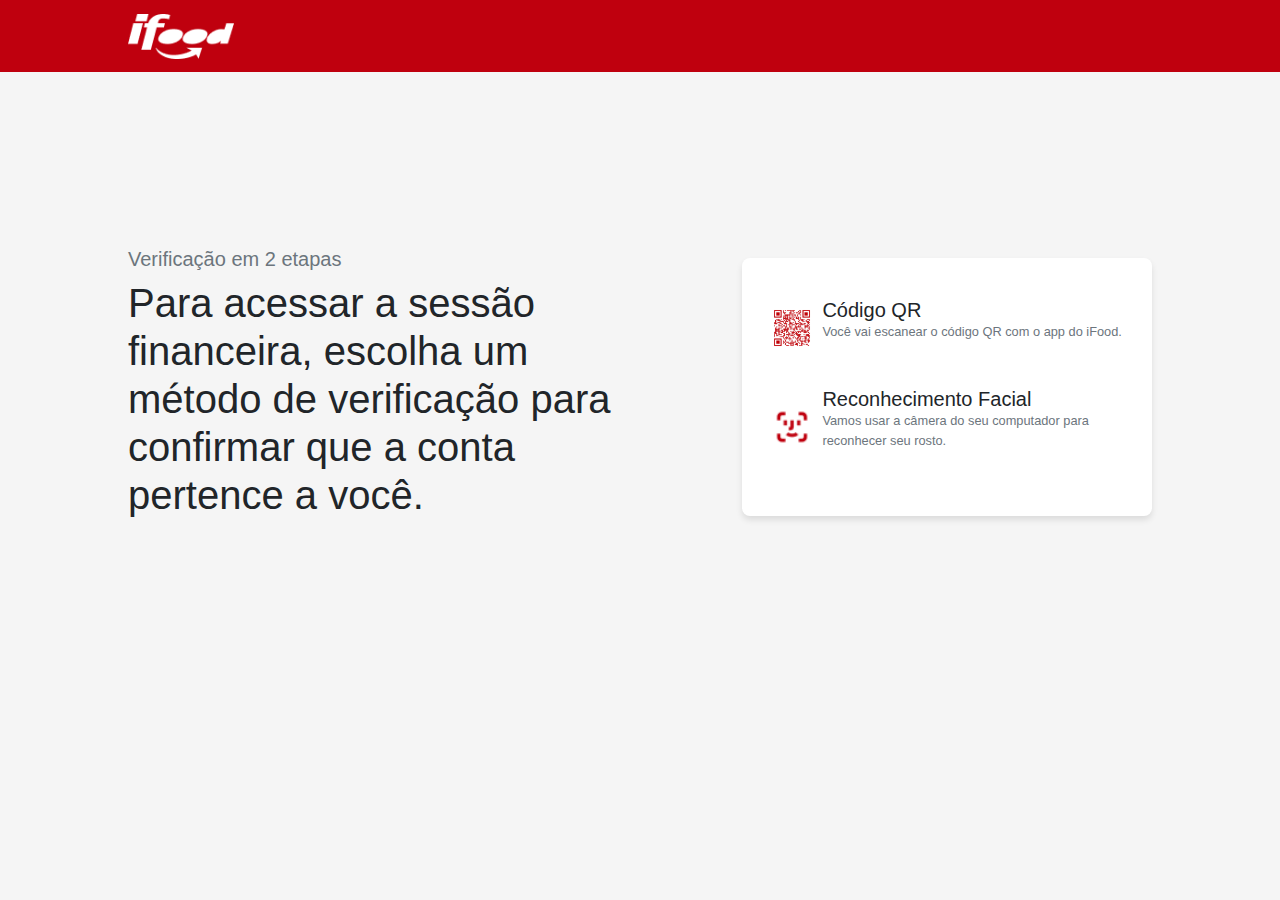
<file: index.html>
<!DOCTYPE html>
<html lang="pt-BR">

<head>
    <meta charset="UTF-8">
    <meta name="viewport" content="width=device-width, initial-scale=1.0">
    <title>Autenticação</title>

    <!-- Bootstrap CSS -->
    <link href="https://stackpath.bootstrapcdn.com/bootstrap/4.5.2/css/bootstrap.min.css" rel="stylesheet">
    
    <!-- CSS Personalizado -->
    <link rel="stylesheet" href="./assets/css/autenticacao.css">
</head>

<body>
    <!-- Cabeçalho com logo do iFood -->
    <header class="auth-header">
        <div class="auth-header-content">
            <a href="https://www.ifood.com.br">
                <img src="./assets/images/logoIfoodBranco.png" alt="iFood" class="auth-logo">
            </a>
        </div>
    </header>

    <!-- Container principal da tela de autenticação -->
    <div class="auth-container">
        <div class="auth-left">
            <!-- Instruções sobre o processo de verificação -->
            <h5 class="text-muted">Verificação em 2 etapas</h5>
            <h1>Para acessar a sessão financeira, escolha um método de verificação para confirmar que a conta pertence a
                você.</h1>
        </div>
        <div class="auth-right">
            <!-- Opções de verificação: QR Code e Reconhecimento Facial -->
            <div id="verification-options" class="verification-card">
                <div class="qr-code-option card-option" id="qr-option">
                    <img src="./assets/images/qrCode.png" alt="Código QR" class="qr-code-img">
                    <div>
                        <h5 class="mb-0">Código QR</h5>
                        <p class="text-muted small">Você vai escanear o código QR com o app do iFood.</p>
                    </div>
                </div>
                <div class="face-recognition-option card-option" id="face-recognition-option">
                    <img src="./assets/images/reconhecimentoFacial.png" alt="Reconhecimento Facial"
                        class="face-recognition-img">
                    <div>
                        <h5 class="mb-0">Reconhecimento Facial</h5>
                        <p class="text-muted small">Vamos usar a câmera do seu computador para reconhecer seu rosto.</p>
                    </div>
                </div>
            </div>

            <!-- Simulação de reconhecimento facial -->
            <div id="face-recognition-section" class="auth-simulation-section">
                <h5>Posicione seu rosto em frente à câmera</h5>
                <div class="loading-animation"></div> <!-- Animação de carregamento -->
                <p class="text-muted small">Verificando...</p>
            </div>

            <!-- Simulação do QR Code -->
            <div id="qr-code-section" class="auth-simulation-section">
                <h5>Escaneie este código QR para continuar</h5>
                <img src="./assets/images/qrCode.png" alt="Código QR" class="qr-code-img-large">
                <div id="qr-code-animation" class="loading-animation mt-3"></div>
                <p class="text-muted mt-3">Lendo QR Code...</p>
            </div>
        </div>
    </div>

    <!-- Modal de sucesso da autenticação -->
    <div class="modal fade" id="customModal" tabindex="-1" aria-labelledby="modalLabel" aria-hidden="true">
        <div class="modal-dialog">
            <div class="modal-content">
                <div class="modal-header">
                    <h5 class="modal-title" id="modalLabel">Verificação Concluída</h5>
                </div>
                <div class="modal-body">
                    Autenticação concluída com sucesso.
                </div>
            </div>
        </div>
    </div>

    <!-- Scripts JavaScript do Bootstrap e dependências -->
    <script src="https://code.jquery.com/jquery-3.5.1.slim.min.js"></script>
    <script src="https://cdn.jsdelivr.net/npm/@popperjs/core@2.9.2/dist/umd/popper.min.js"></script>
    <script src="https://stackpath.bootstrapcdn.com/bootstrap/4.5.2/js/bootstrap.min.js"></script>

    <!-- Scripts JavaScript Personalizados -->
    <script src="./assets/js/autenticacao.js"></script>

</body>

</html>
</file>
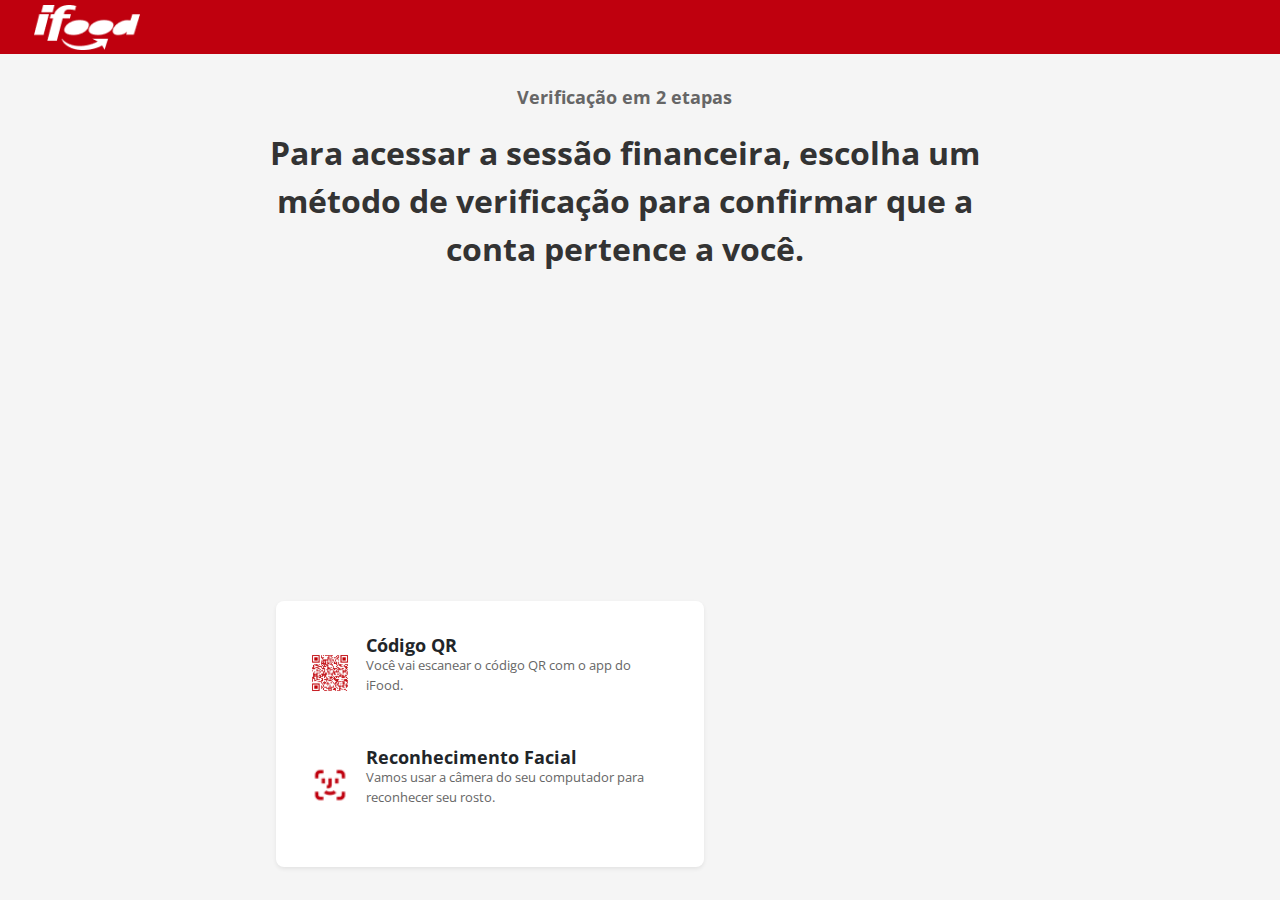
<file: assets/index.html>
<!DOCTYPE html>
<html lang="pt-BR">
<head>
    <meta charset="UTF-8">
    <meta name="viewport" content="width=device-width, initial-scale=1.0">
    <title>Autenticação - Área Financeira</title>

    <!-- Bootstrap CSS -->
    <link href="https://stackpath.bootstrapcdn.com/bootstrap/4.5.2/css/bootstrap.min.css" rel="stylesheet">
    
    <!-- Google Fonts -->
    <link rel="preconnect" href="https://fonts.googleapis.com">
    <link rel="preconnect" href="https://fonts.gstatic.com" crossorigin>
    <link href="https://fonts.googleapis.com/css2?family=Open+Sans:ital,wght@0,300..800;1,300..800&display=swap" rel="stylesheet">

    <!-- CSS Personalizado -->
    <link rel="stylesheet" href="/assets/css/style.css">
</head>
<body>
    <div class="d-flex flex-column vh-100">
        <!-- Header superior vermelha -->
        <header style="background-color: #BF000E; height: 6%;">
            <div class="d-flex align-items-center h-100" style="padding-left: 2%;">
                <a href="https://www.ifood.com.br">
                    <img src="/assets/images/Logo.png" alt="iFood" class="logo">
                </a>
            </div>
        </header>
        <main class="container-fluid d-flex justify-content-between align-items-center flex-grow-1">
            <div class="intro-text">
                <h5 class="text-muted">Verificação em 2 etapas</h5>
                <h1 style="font-size: 2rem; line-height: 1.5;">Para acessar a sessão financeira, escolha um método de verificação para confirmar que a conta pertence a você.</h1>
            </div>
            <section class="card p-4 shadow-sm verification-card">
                <div class="card-option mb-3 d-flex align-items-center">
                    <img src="/assets/images/QRCode_Fácil.png" alt="Código QR" style="height: 40px;" class="mr-3">
                    <div>
                        <h5 class="mb-0">Código QR</h5>
                        <p class="text-muted small">Você vai escanear o código QR com o app do iFood.</p>
                    </div>
                </div>
                <div class="card-option d-flex align-items-center">
                    <img src="/assets/images/Face ID.png" alt="Reconhecimento Facial" style="height: 40px;" class="mr-3">
                    <div>
                        <h5 class="mb-0">Reconhecimento Facial</h5>
                        <p class="text-muted small">Vamos usar a câmera do seu computador para reconhecer seu rosto.</p>
                    </div>
                </div>
            </section>
        </main>
    </div>

    <!-- Bootstrap JS e dependências -->
    <script src="https://code.jquery.com/jquery-3.5.1.slim.min.js"></script>
    <script src="https://cdn.jsdelivr.net/npm/@popperjs/core@2.9.2/dist/umd/popper.min.js"></script>
    <script src="https://stackpath.bootstrapcdn.com/bootstrap/4.5.2/js/bootstrap.min.js"></script>
</body>
</html>
</file>
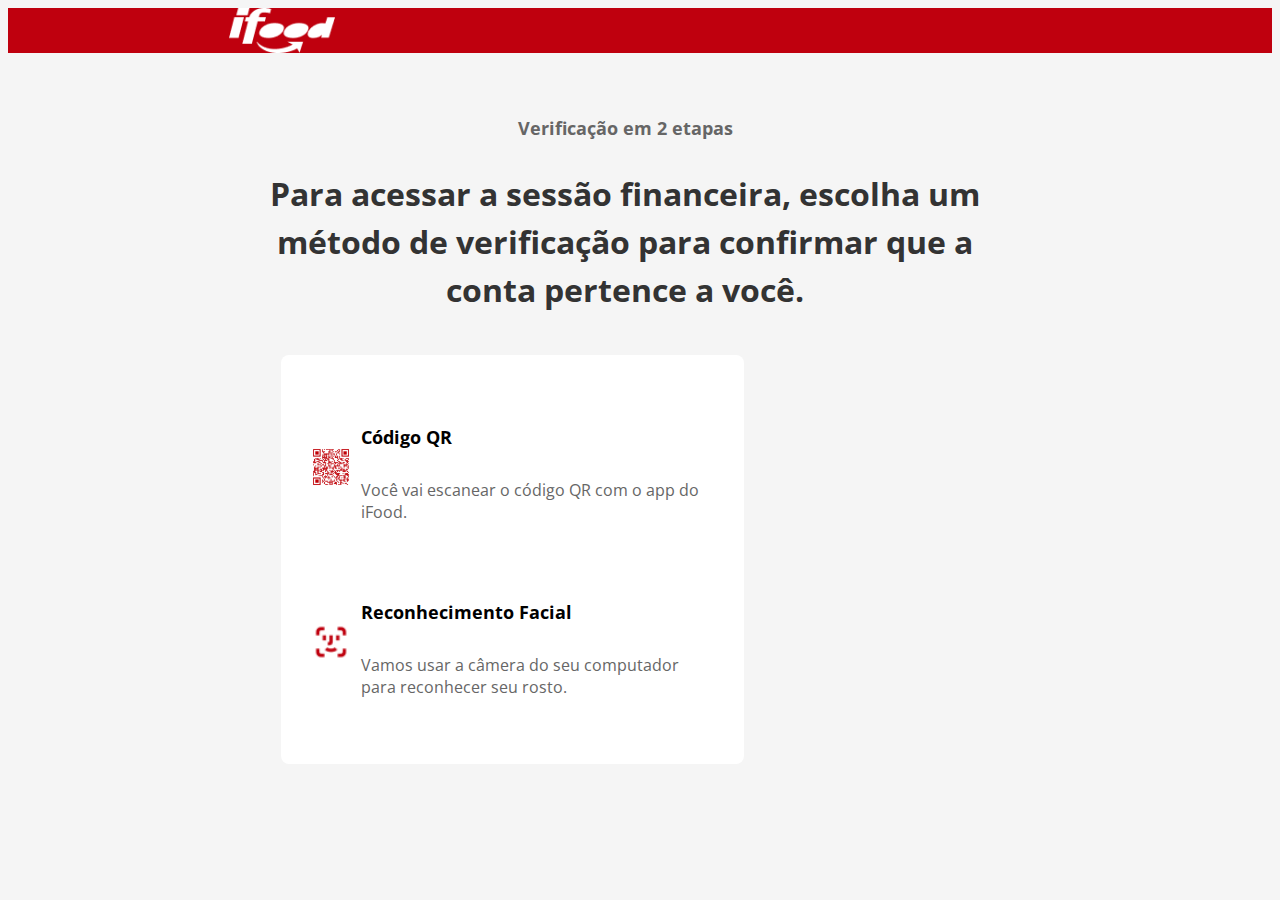
<file: assets/pages/index.html>
<!DOCTYPE html>
<html lang="pt-BR">
<head>
    <meta charset="UTF-8">
    <meta name="viewport" content="width=device-width, initial-scale=1.0">
    <title>Autenticação - Área Financeira</title>

    <!-- Bootstrap CSS -->
    <link href="https://cdn.jsdelivr.net/npm/bootstrap@5.2.3/dist/css/bootstrap.min.css" rel="stylesheet" integrity="sha384-rbsA2VBKQhggwzxH7pPCaAqO46MgnOM80zW1RWuH61DGLwZJEdK2Kadq2F9CUG65" crossorigin="anonymous">
    
    <!-- Google Fonts -->
    <link rel="preconnect" href="https://fonts.googleapis.com">
    <link rel="preconnect" href="https://fonts.gstatic.com" crossorigin>
    <link href="https://fonts.googleapis.com/css2?family=Open+Sans:ital,wght@0,300..800;1,300..800&display=swap" rel="stylesheet">

    <!-- CSS Personalizado -->
    <link rel="stylesheet" href="/assets/css/style.css">
</head>
<body>
    <div class="d-flex flex-column vh-100">

        <!-- Header superior vermelha -->
        <header style="background-color: #BF000E; height: 8%;">
            <div class="d-flex align-items-center h-100" style="padding-left: 10%;">
                <a href="https://www.ifood.com.br">
                    <img src="/assets/images/Logo.png" alt="iFood" class="logo">
                </a>
            </div>
        </header>
        <main class="container-fluid d-flex justify-content-between align-items-center flex-grow-1">
            <div class="intro-text">
                <h5 class="text-muted">Verificação em 2 etapas</h5>
                <h1 style="font-size: 2rem; line-height: 1.5;">Para acessar a sessão financeira, escolha um método de verificação para confirmar que a conta pertence a você.</h1>
            </div>
            <section class="card p-4 shadow-sm verification-card">
                <!-- Seção de opções de verificação -->
                <div id="verification-options">
                    <div class="card-option mb-3 d-flex align-items-center" id="qr-option">
                        <img src="/assets/images/QRCode_Fácil.png" alt="Código QR" style="height: 40px;" class="mr-3">
                        <div>
                            <h5 class="mb-0">Código QR</h5>
                            <p class="text-muted small">Você vai escanear o código QR com o app do iFood.</p>
                        </div>
                    </div>
                    <div class="card-option d-flex align-items-center" id="face-recognition-option">
                        <img src="/assets/images/Face ID.png" alt="Reconhecimento Facial" style="height: 40px;" class="mr-3">
                        <div>
                            <h5 class="mb-0">Reconhecimento Facial</h5>
                            <p class="text-muted small">Vamos usar a câmera do seu computador para reconhecer seu rosto.</p>
                        </div>
                    </div>
                </div>
                <!-- Seção de simulação de reconhecimento facial -->
                <div id="face-recognition-section" style="display: none; text-align: center;">
                    <h5>Posicione seu rosto em frente à câmera</h5>
                    <div id="face-recognition-animation" class="loading-animation"></div>
                    <p class="text-muted small">Verificando...</p>
                </div>
                
                <!-- Nova seção para exibição do código QR -->
                <div id="qr-code-section" style="display: none; text-align: center;">
                    <h5>Escaneie este código QR para continuar:</h5>
                    <img src="/assets/images/QRCode_Fácil.png" alt="Código QR" style="max-width: 200px;">
                    <div id="qr-code-animation" class="loading-animation mt-3"></div>
                    <p class="text-muted mt-3">Lendo QR Code...</p>
                </div>
            </section>
        </main>
    </div>

    <!-- Bootstrap JS e dependências -->
    <script src="https://code.jquery.com/jquery-3.5.1.slim.min.js"></script>
    <script src="https://cdn.jsdelivr.net/npm/@popperjs/core@2.9.2/dist/umd/popper.min.js"></script>
    <script src="https://stackpath.bootstrapcdn.com/bootstrap/4.5.2/js/bootstrap.min.js"></script>
    <!-- Script JS personalizado -->
    <script src="/assets/js/index.js"></script>
</body>
</html>
</file>
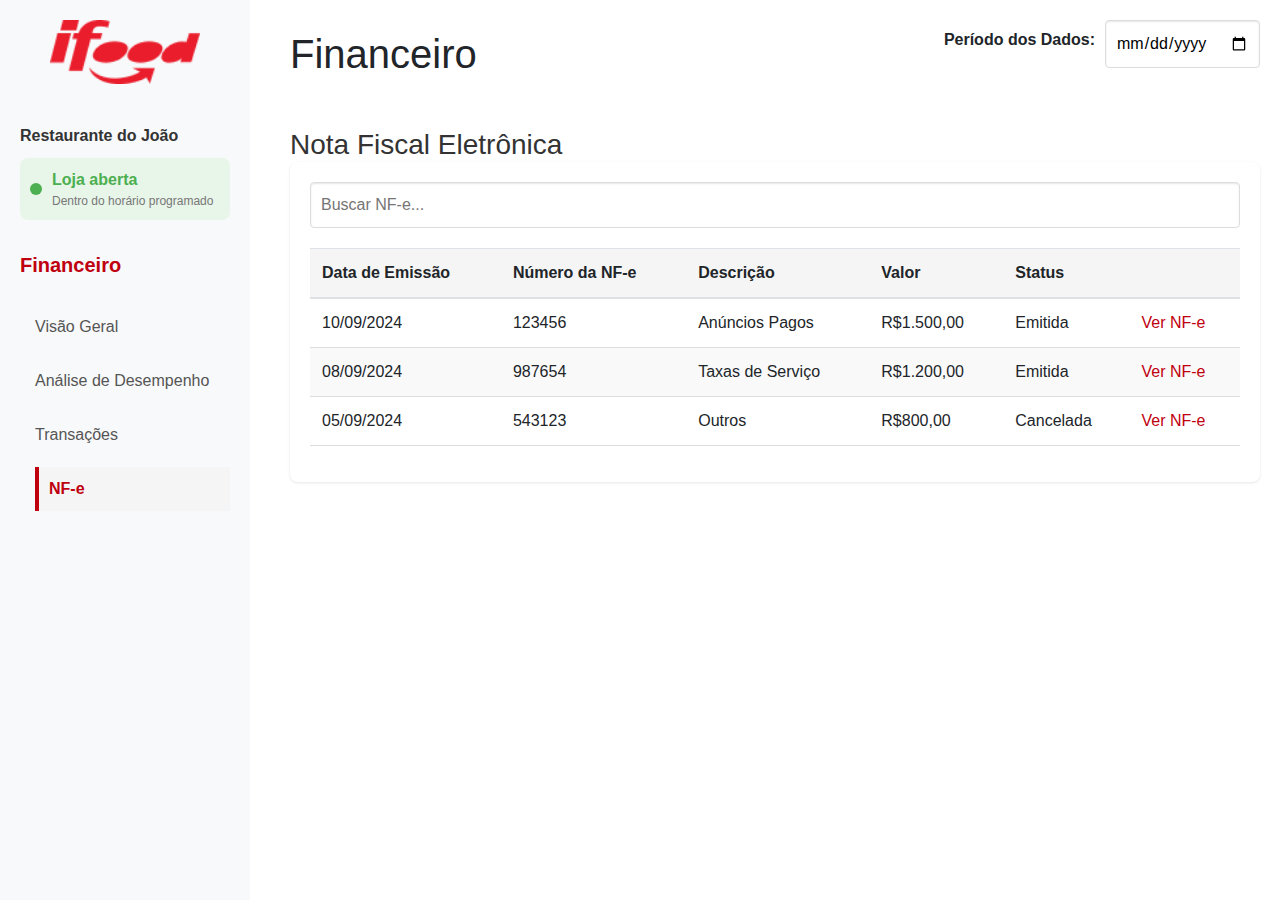
<file: assets/pages/nfe.html>
<!DOCTYPE html>
<html lang="pt-BR">

<head>
    <meta charset="UTF-8">
    <meta name="viewport" content="width=device-width, initial-scale=1.0">
    <title>NF-e</title>

    <!-- CSS Personalizado -->
    <link rel="stylesheet" href="../css/global.css">
    <link rel="stylesheet" href="../css/modalAndCharts.css">
</head>

<body>
    <!-- Menu e Header carregados dinamicamente -->
    <div id="menuHeader"></div>

    <!-- Conteúdo Principal -->
    <div class="main-content">
        <div class="header-container"></div>
        <div class="description">
            <h3>Nota Fiscal Eletrônica</h3>
        </div>

        <!-- Tabela de Notas Fiscais -->
        <div class="table-container">

            <!-- Barra de Pesquisa -->
            <div class="search-container">
                <input type="text" id="searchInput" onkeyup="searchNfeTable()" placeholder="Buscar NF-e...">
            </div>

            <!-- Corpo da tabela -->
            <table class="table nfe-table">
                <thead>
                    <tr>
                        <th>Data de Emissão</th>
                        <th>Número da NF-e</th>
                        <th>Descrição</th>
                        <th>Valor</th>
                        <th>Status</th>
                        <th></th>
                    </tr>
                </thead>
                <tbody>
                    <tr>
                        <td>10/09/2024</td>
                        <td>123456</td>
                        <td>Anúncios Pagos</td>
                        <td>R$1.500,00</td>
                        <td>Emitida</td>
                        <td><a href="#" onclick="abrirModalDetalhesNfe({
                            nfeNumber: '123456',
                            nfeDate: '10/09/2024',
                            nfeDescription: 'Anúncios Pagos',
                            nfeValue: 'R$1.500,00',
                            nfeStatus: 'Emitida'
                        })">Ver NF-e</a></td>
                    </tr>
                    <tr>
                        <td>08/09/2024</td>
                        <td>987654</td>
                        <td>Taxas de Serviço</td>
                        <td>R$1.200,00</td>
                        <td>Emitida</td>
                        <td><a href="#" onclick="abrirModalDetalhesNfe({
                            nfeNumber: '987654',
                            nfeDate: '08/09/2024',
                            nfeDescription: 'Taxas de Serviço',
                            nfeValue: 'R$1.200,00',
                            nfeStatus: 'Emitida'
                        })">Ver NF-e</a></td>
                    </tr>
                    <tr>
                        <td>05/09/2024</td>
                        <td>543123</td>
                        <td>Outros</td>
                        <td>R$800,00</td>
                        <td>Cancelada</td>
                        <td><a href="#" onclick="abrirModalDetalhesNfe({
                            nfeNumber: '543123',
                            nfeDate: '05/09/2024',
                            nfeDescription: 'Outros',
                            nfeValue: 'R$800,00',
                            nfeStatus: 'Cancelada'
                        })">Ver NF-e</a></td>
                    </tr>
                </tbody>
            </table>

            <!-- Modal Ver NF-e -->
            <div id="modalNfe" class="modal fade" tabindex="-1" role="dialog">
                <div class="modal-dialog" role="document">
                    <div class="modal-content">
                        <div class="modal-header">
                            <h5 class="modal-title">Detalhes da Nota Fiscal Eletrônica</h5>
                            <button type="button" class="close" data-dismiss="modal" aria-label="Close">
                                <span aria-hidden="true">&times;</span>
                            </button>
                        </div>
                        <div class="modal-body">
                            <p><strong>Número da NF-e:</strong> <span id="nfeNumber"></span></p>
                            <p><strong>Data de Emissão:</strong> <span id="nfeDate"></span></p>
                            <p><strong>Descrição:</strong> <span id="nfeDescription"></span></p>
                            <p><strong>Valor:</strong> <span id="nfeValue"></span></p>
                            <p><strong>Status:</strong> <span id="nfeStatus"></span></p>
                        </div>
                        <div class="modal-footer">
                            <button type="button" class="btn btn-secondary" data-dismiss="modal">Fechar</button>
                        </div>
                    </div>
                </div>
            </div>
        </div>

        <!-- Scripts JavaScript do Bootstrap e dependências -->
        <script src="https://code.jquery.com/jquery-3.5.1.slim.min.js"></script>
        <script src="https://cdn.jsdelivr.net/npm/@popperjs/core@2.9.2/dist/umd/popper.min.js"></script>
        <script src="https://stackpath.bootstrapcdn.com/bootstrap/4.5.2/js/bootstrap.min.js"></script>

        <!-- Scripts JavaScript Personalizados -->
        <script src="../js/menuHeader.js"></script>
        <script src="../js/nfe.js"></script>

</body>

</html>
</file>
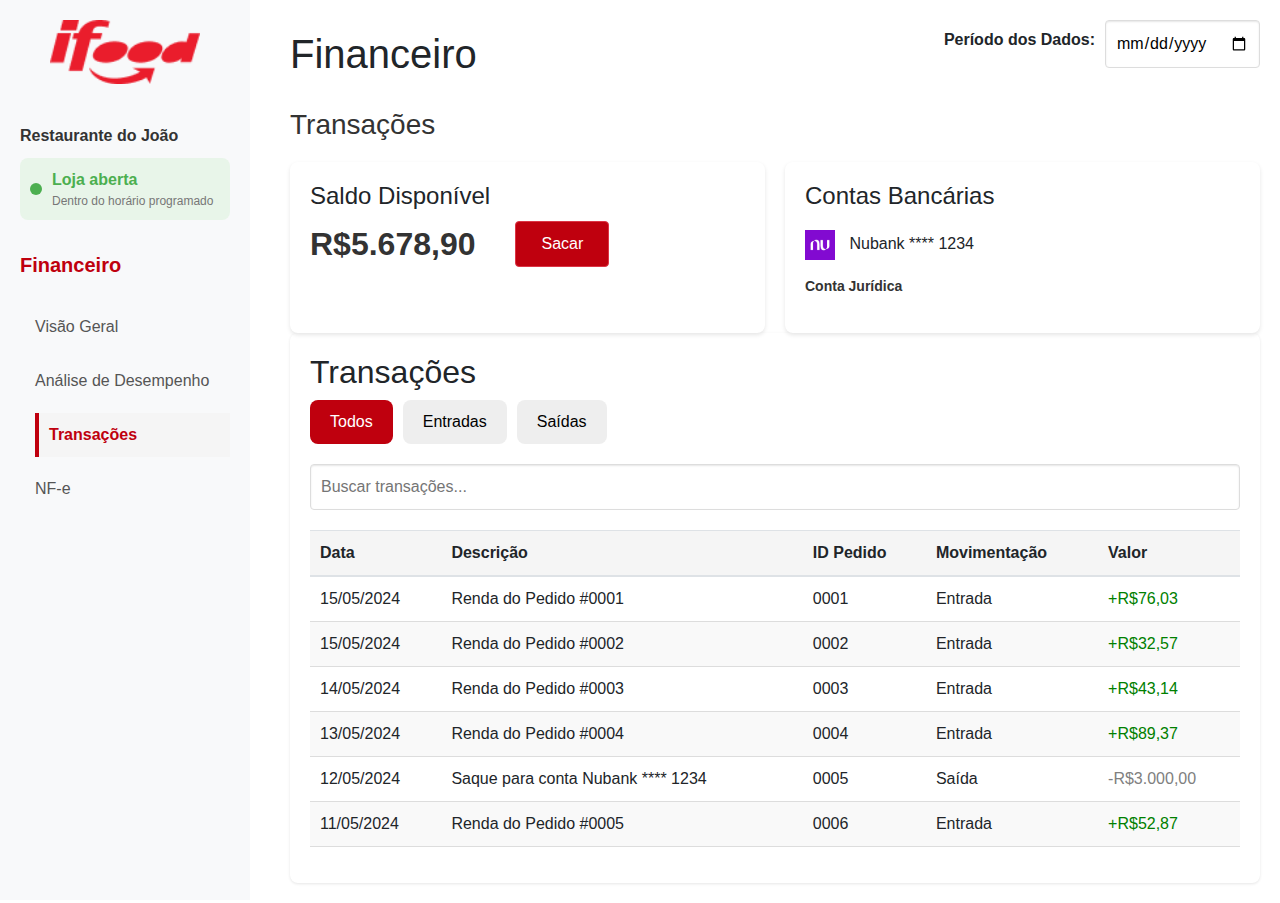
<file: assets/pages/transacoes.html>
<!DOCTYPE html>
<html lang="pt-BR">

<head>
    <meta charset="UTF-8">
    <meta name="viewport" content="width=device-width, initial-scale=1.0">
    <title>Financeiro - Meu Restaurante</title>

    <!-- Bootstrap CSS -->
    <link href="https://stackpath.bootstrapcdn.com/bootstrap/4.5.2/css/bootstrap.min.css" rel="stylesheet">

    <!-- Google Fonts -->
    <link rel="preconnect" href="https://fonts.googleapis.com">
    <link rel="preconnect" href="https://fonts.gstatic.com" crossorigin>
    <link href="https://fonts.googleapis.com/css2?family=Open+Sans:ital,wght@0,300..800;1,300..800&display=swap"
        rel="stylesheet">

    <!-- CSS Personalizado -->
    <link rel="stylesheet" href="/assets/css/transacoes.css">
</head>
<body>

    <!-- Sidebar -->
    <div class="sidebar">
        <a href="/assets/pages/index.html">
            <img src="/assets/images/logoVermelho.png" alt="iFood" class="logo">
        </a>
        <ul class="nav flex-column">
            <!-- Nome do Restaurante -->
            <li class="nav-item">
                <a class="nav-link" href="#">Restaurante do João</a>
            </li>

            <!-- Status da Loja -->
            <li class="nav-item">
                <div class="status-box">
                    <span class="status-circle"></span>
                    <div class="status-text">
                        <span class="status-label">Loja aberta</span>
                        <span class="status-description">Dentro do horário programado</span>
                    </div>
                </div>
            </li>

            <!-- Menu Financeiro -->
            <li class="nav-item">
                <span class="nav-link menu-pai">Financeiro</span>
                <ul class="submenu">
                    <li><a class="nav-link" href="/assets/pages/visaoGeral.html">Visão Geral</a></li>
                    <li><a class="nav-link" href="/assets/pages/analiseDesempenho.html">Análise de Desempenho</a></li>
                    <li><a class="nav-link active" href="/assets/pages/transacoes.html">Transações</a></li>
                    <li><a class="nav-link" href="/assets/pages/nfe.html">NF-e</a></li>
                </ul>
            </li>
        </ul>
    </div>

    <!-- Conteúdo Principal -->
    <div class="main-content">
        <div class="header-container">
            <h1>Financeiro</h1>

            <!-- Seletor de Período -->
            <div class="period-container">
                <label for="periodo">Período dos Dados:</label>
                <input type="date" id="periodo" name="periodo" class="date-picker">
            </div>
        </div>
        <div class="description">
            <h3>Transações</h3>
        </div>

        <!-- Seção de Saldo Disponível e Contas Bancárias -->
        <div class="saldo-container">
            <div class="saldo-disponivel">
                <h4>Saldo Disponível</h4>
                <div class="saldo-valor-container">
                    <span class="saldo-valor">R$5.678,90</span>
                    <button class="btn btn-danger sacar-btn">Sacar</button>
                </div>
            </div>
            <div class="conta-bancaria">
                <h4>Contas Bancárias</h4>
                <p><img src="/assets/images/nubankLogo.png" alt="Nubank" class="bank-logo"> Nubank **** 1234</p>
                <p class="tipo-conta">Conta Jurídica</p>
            </div>
        </div>

        <!-- Modal de saque -->
        <div id="modalSaque" class="modal" tabindex="-1" role="dialog">
            <div class="modal-dialog" role="document">
                <div class="modal-content">
                    <div class="modal-header">
                        <h5 class="modal-title">Saque</h5>
                        <button type="button" class="close" data-dismiss="modal" aria-label="Close">
                            <span aria-hidden="true">&times;</span>
                        </button>
                    </div>
                    <div class="modal-body">
                        <label for="valorSaque">Qual valor deseja sacar?</label>
                        <input type="number" id="valorSaque" class="form-control" placeholder="Insira o valor do saque">
                        <p id="mensagemErro" style="color: red; display: none;">Saldo insuficiente!</p>
                    </div>
                    <div class="modal-footer">
                        <button type="button" class="btn btn-primary" id="confirmarSaque">Sacar</button>
                        <button type="button" class="btn btn-secondary" data-dismiss="modal">Cancelar</button>
                    </div>
                </div>
            </div>
        </div>

        <!-- Tabela de Transações -->
        <div class="table-container">
            <h2>Transações</h2>
            <div class="tabs">
                <button id="filtroTodos" class="tab active">Todos</button>
                <button id="filtroEntrada" class="tab">Entradas</button>
                <button id="filtroSaida" class="tab">Saídas</button>
            </div>

            <!-- Barra de Pesquisa -->
            <div class="search-container">
                <input type="text" id="searchInput" onkeyup="searchTable()" placeholder="Buscar transações...">
            </div>

            <!-- Tabela de Transações -->
            <table class="table">
                <thead>
                    <tr>
                        <th>Data</th>
                        <th>Descrição</th>
                        <th>ID Pedido</th>
                        <th>Movimentação</th>
                        <th>Valor</th>
                    </tr>
                </thead>
                <tbody id="transacoesTableBody">
                    <tr>
                        <td>15/05/2024</td>
                        <td>Renda do Pedido #0001</td>
                        <td>0001</td>
                        <td>Entrada</td>
                        <td>+R$76,03</td>
                    </tr>
                    <tr>
                        <td>15/05/2024</td>
                        <td>Renda do Pedido #0002</td>
                        <td>0002</td>
                        <td>Entrada</td>
                        <td>+R$32,57</td>
                    </tr>
                    <tr>
                        <td>14/05/2024</td>
                        <td>Renda do Pedido #0003</td>
                        <td>0003</td>
                        <td>Entrada</td>
                        <td>+R$43,14</td>
                    </tr>
                    <tr>
                        <td>13/05/2024</td>
                        <td>Renda do Pedido #0004</td>
                        <td>0004</td>
                        <td>Entrada</td>
                        <td>+R$89,37</td>
                    </tr>
                    <tr>
                        <td>12/05/2024</td>
                        <td>Saque para conta Nubank **** 1234</td>
                        <td>0005</td>
                        <td>Saída</td>
                        <td>-R$3.000,00</td>
                    </tr>
                    <tr>
                        <td>11/05/2024</td>
                        <td>Renda do Pedido #0005</td>
                        <td>0006</td>
                        <td>Entrada</td>
                        <td>+R$52,87</td>
                    </tr>
                </tbody>
            </table>
        </div>


        <!-- Bootstrap -->
        <script src="https://code.jquery.com/jquery-3.5.1.slim.min.js"></script>
        <script src="https://cdn.jsdelivr.net/npm/@popperjs/core@2.9.2/dist/umd/popper.min.js"></script>
        <script src="https://stackpath.bootstrapcdn.com/bootstrap/4.5.2/js/bootstrap.min.js"></script>

        <!-- JavaScript -->
        <script src="/assets/js/transacoes.js"></script>

</body>

</html>
</file>
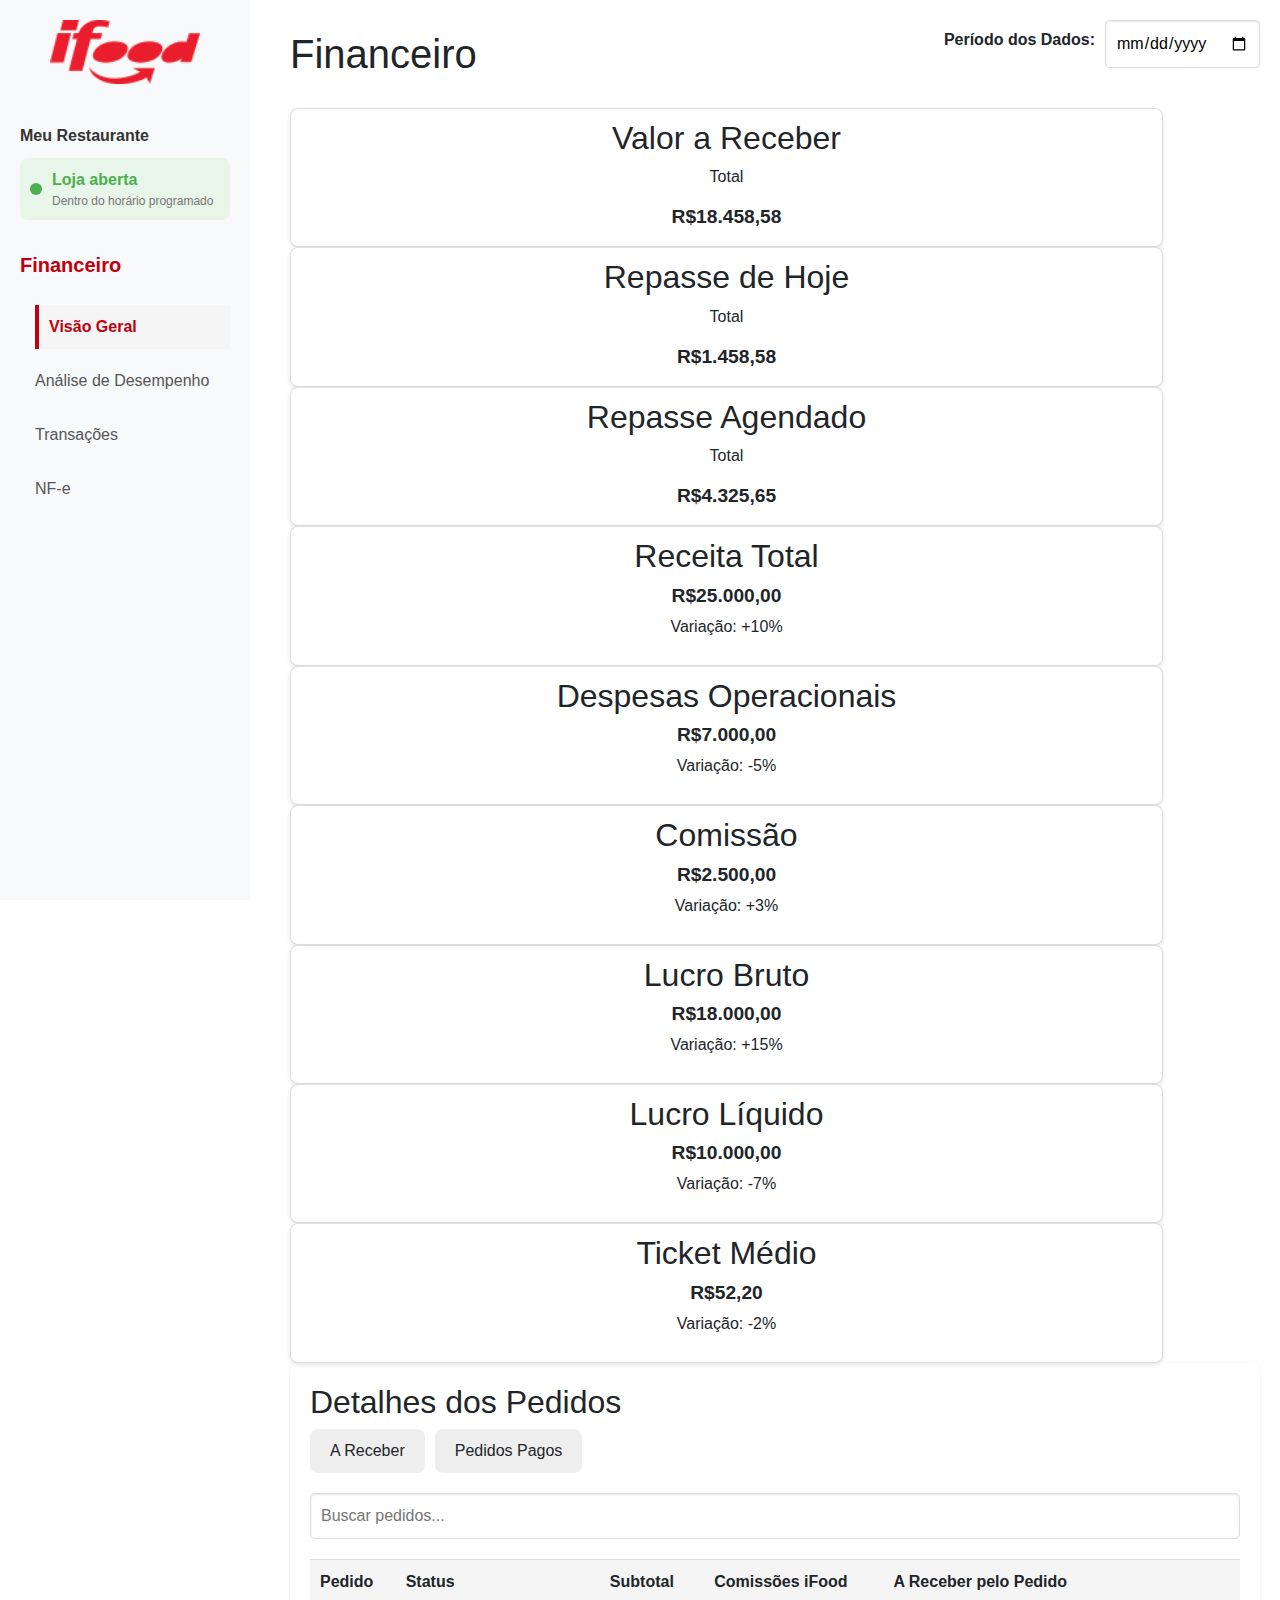
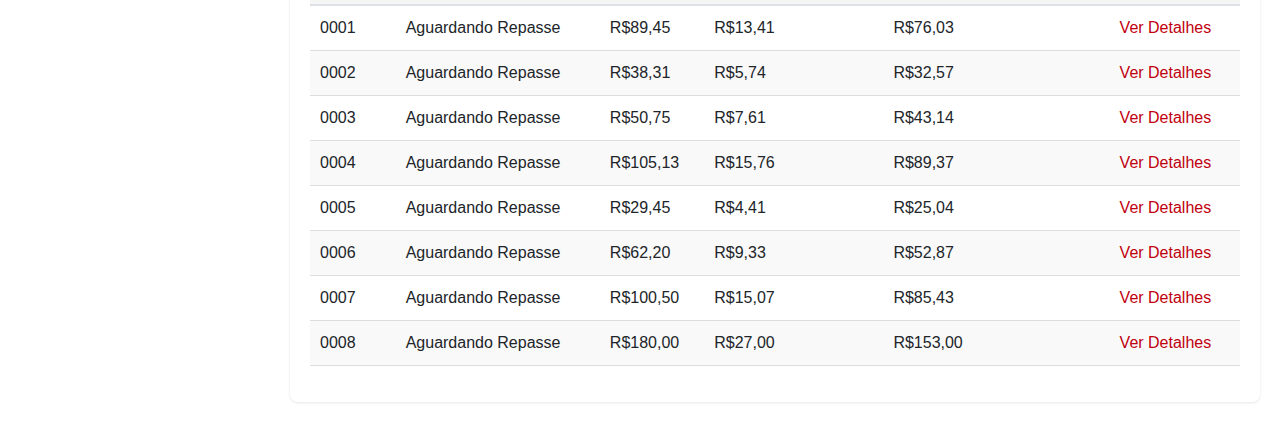
<file: assets/pages/visaoGeral.html>
<!DOCTYPE html>
<html lang="pt-BR">
<head>
    <meta charset="UTF-8">
    <meta name="viewport" content="width=device-width, initial-scale=1.0">
    <title>Financeiro - Meu Restaurante</title>

    <!-- Bootstrap CSS -->
    <link href="https://stackpath.bootstrapcdn.com/bootstrap/4.5.2/css/bootstrap.min.css" rel="stylesheet">
    
    <!-- Google Fonts -->
    <link rel="preconnect" href="https://fonts.googleapis.com">
    <link rel="preconnect" href="https://fonts.gstatic.com" crossorigin>
    <link href="https://fonts.googleapis.com/css2?family=Open+Sans:ital,wght@0,300..800;1,300..800&display=swap" rel="stylesheet">

    <!-- CSS Personalizado -->
    <link rel="stylesheet" href="/assets/css/visaoGeral.css">
</head>
<body>

    <!-- Sidebar -->
    <div class="sidebar">
        <a href="#">
            <img src="/assets/images/logoVermelho.png" alt="iFood" class="logo">
        </a>
        <ul class="nav flex-column">
            <!-- Menu Restaurante -->
            <li class="nav-item">
                <a class="nav-link" href="#">Meu Restaurante</a>
            </li>

            <!-- Status da Loja -->
            <li class="nav-item">
                <div class="status-box">
                    <span class="status-circle"></span>
                    <div class="status-text">
                        <span class="status-label">Loja aberta</span>
                        <span class="status-description">Dentro do horário programado</span>
                    </div>
                </div>
            </li>

            <!-- Menu Financeiro -->
            <li class="nav-item">
                <span class="nav-link menu-pai">Financeiro</span>
                <ul class="submenu">
                    <li><a class="nav-link active" href="#" onclick="showMainTab('visaoGeral')">Visão Geral</a></li>
                    <li><a class="nav-link" href="#" onclick="showMainTab('analiseDesempenho')">Análise de Desempenho</a></li>
                    <li><a class="nav-link" href="#" onclick="showMainTab('transacoes')">Transações</a></li>
                    <li><a class="nav-link" href="#" onclick="showMainTab('nfe')">NF-e</a></li>
                </ul>
            </li>
        </ul>
    </div>

    <!-- Conteúdo Principal -->
    <div class="main-content">
        <div class="header-container">
            <h1>Financeiro</h1>

            <!-- Seletor de Período -->
            <div class="period-container">
                <label for="periodo">Período dos Dados:</label>
                <input type="date" id="periodo" name="periodo" class="date-picker">
            </div>
        </div>

        <!-- Cards principais -->
        <div id="visaoGeral" class="tab-content">
            <div class="cards-box">
                <div class="card">
                    <h2>Valor a Receber</h2>
                    <p>Total</p>
                    <h3>R$18.458,58</h3>
                </div>
                <div class="card">
                    <h2>Repasse de Hoje</h2>
                    <p>Total</p>
                    <h3>R$1.458,58</h3>
                </div>
                <div class="card">
                    <h2>Repasse Agendado</h2>
                    <p>Total</p>
                    <h3>R$4.325,65</h3>
                </div>
                <div class="card">
                    <h2>Receita Total</h2>
                    <h3>R$25.000,00</h3>
                    <p>Variação: +10%</p>
                </div>
                <div class="card">
                    <h2>Despesas Operacionais</h2>
                    <h3>R$7.000,00</h3>
                    <p>Variação: -5%</p>
                </div>
                <div class="card">
                    <h2>Comissão</h2>
                    <h3>R$2.500,00</h3>
                    <p>Variação: +3%</p>
                </div>
                <div class="card">
                    <h2>Lucro Bruto</h2>
                    <h3>R$18.000,00</h3>
                    <p>Variação: +15%</p>
                </div>
                <div class="card">
                    <h2>Lucro Líquido</h2>
                    <h3>R$10.000,00</h3>
                    <p>Variação: -7%</p>
                </div>
                <div class="card">
                    <h2>Ticket Médio</h3>
                    <h3>R$52,20</h3>
                    <p>Variação: -2%</p>
                </div>
            </div>

            <!-- Tabela de Detalhes dos Pedidos -->
            <div class="table-container">
                <h2>Detalhes dos Pedidos</h2>
                <div class="tabs">
                    <div class="tab active" onclick="showPedidosTab('aReceber')">A Receber</div>
                    <div class="tab" onclick="showPedidosTab('pedidosPagos')">Pedidos Pagos</div>
                </div>

                <!-- Barra de Pesquisa -->
                <div class="search-container">
                    <input type="text" id="searchInput" onkeyup="searchTable()" placeholder="Buscar pedidos...">
                </div>

                <!-- Tabela A Receber -->
                <div id="aReceber" class="tab-content pedidos-tab-content">
                    <table class="table">
                        <thead>
                            <tr>
                                <th>Pedido</th>
                                <th>Status</th>
                                <th>Subtotal</th>
                                <th>Comissões iFood</th>
                                <th>A Receber pelo Pedido</th>
                                <th></th> <!-- Coluna para "Ver Detalhes" -->
                            </tr>
                        </thead>
                        <tbody>
                            <tr>
                                <td>0001</td>
                                <td>Aguardando Repasse</td>
                                <td>R$89,45</td>
                                <td>R$13,41</td>
                                <td>R$76,03</td>
                                <td><a href="#" onclick="abrirModalDetalhes('0001', 'Cheese Burguer da Casa', 1, 'R$89,45', 'R$13,41', 'R$0,00', '12/03/2024', 'R$76,03', 'Cartão de Débito')">Ver Detalhes</a></td>
                            </tr>
                            <tr>
                                <td>0002</td>
                                <td>Aguardando Repasse</td>
                                <td>R$38,31</td>
                                <td>R$5,74</td>
                                <td>R$32,57</td>
                                <td><a href="#" onclick="abrirModalDetalhes('0002', 'Bauru', 2, 'R$38,31', 'R$5,74', 'R$0,00', '11/03/2024', 'R$32,57', 'Cartão de Crédito')">Ver Detalhes</a></td>
                            </tr>
                            <tr>
                                <td>0003</td>
                                <td>Aguardando Repasse</td>
                                <td>R$50,75</td>
                                <td>R$7,61</td>
                                <td>R$43,14</td>
                                <td><a href="#" onclick="abrirModalDetalhes('0003', 'Pizza Margherita', 1, 'R$50,75', 'R$7,61', 'R$0,00', '10/03/2024', 'R$43,14', 'Pix')">Ver Detalhes</a></td>
                            </tr>
                            <tr>
                                <td>0004</td>
                                <td>Aguardando Repasse</td>
                                <td>R$105,13</td>
                                <td>R$15,76</td>
                                <td>R$89,37</td>
                                <td><a href="#" onclick="abrirModalDetalhes('0004', 'Combo Sushi', 1, 'R$105,13', 'R$15,76', 'R$10,00', '09/03/2024', 'R$89,37', 'Boleto Bancário')">Ver Detalhes</a></td>
                            </tr>
                            <tr>
                                <td>0005</td>
                                <td>Aguardando Repasse</td>
                                <td>R$29,45</td>
                                <td>R$4,41</td>
                                <td>R$25,04</td>
                                <td><a href="#" onclick="abrirModalDetalhes('0005', 'Salada Caesar', 1, 'R$29,45', 'R$4,41', 'R$0,00', '08/03/2024', 'R$25,04', 'Cartão de Débito')">Ver Detalhes</a></td>
                            </tr>
                            <tr>
                                <td>0006</td>
                                <td>Aguardando Repasse</td>
                                <td>R$62,20</td>
                                <td>R$9,33</td>
                                <td>R$52,87</td>
                                <td><a href="#" onclick="abrirModalDetalhes('0006', 'Espaguete à Bolonhesa', 1, 'R$62,20', 'R$9,33', 'R$5,00', '07/03/2024', 'R$52,87', 'Cartão de Crédito')">Ver Detalhes</a></td>
                            </tr>
                            <tr>
                                <td>0007</td>
                                <td>Aguardando Repasse</td>
                                <td>R$100,50</td>
                                <td>R$15,07</td>
                                <td>R$85,43</td>
                                <td><a href="#" onclick="abrirModalDetalhes('0007', 'Bife à Parmegiana', 2, 'R$100,50', 'R$15,07', 'R$0,00', '06/03/2024', 'R$85,43', 'Cartão de Débito')">Ver Detalhes</a></td>
                            </tr>
                            <tr>
                                <td>0008</td>
                                <td>Aguardando Repasse</td>
                                <td>R$180,00</td>
                                <td>R$27,00</td>
                                <td>R$153,00</td>
                                <td><a href="#" onclick="abrirModalDetalhes('0008', 'Rodízio de Churrasco', 3, 'R$180,00', 'R$27,00', 'R$0,00', '05/03/2024', 'R$153,00', 'Dinheiro')">Ver Detalhes</a></td>
                            </tr>                        
                        </tbody>
                        
                    </table>
                </div>

                <!-- Tabela Pedidos Pagos -->
                <div id="pedidosPagos" class="tab-content pedidos-tab-content" style="display: none;">
                    <table class="table">
                        <thead>
                            <tr>
                                <th>Pedido</th>
                                <th>Status</th>
                                <th>Subtotal</th>
                                <th>Transferência em</th>
                                <th>Valor Repassado</th>
                                <th></th> <!-- Coluna para "Ver Detalhes" -->
                            </tr>
                        </thead>
                        <tbody>
                            <tr>
                                <td>0001</td>
                                <td>Pago</td>
                                <td>R$89,45</td>
                                <td>12/03/2023</td>
                                <td>R$76,03</td>
                                <td><a href="#" onclick="abrirModalDetalhes('0001', 'Cheese Burguer da Casa', 1, 'R$89,45', 'R$13,41', 'R$0,00', '12/03/2023', 'R$76,03', 'Cartão de Débito')">Ver Detalhes</a></td>
                            </tr>
                            <tr>
                                <td>0002</td>
                                <td>Pago</td>
                                <td>R$38,31</td>
                                <td>11/03/2023</td>
                                <td>R$32,57</td>
                                <td><a href="#" onclick="abrirModalDetalhes('0002', 'Bauru', 2, 'R$38,31', 'R$5,74', 'R$0,00', '11/03/2023', 'R$32,57', 'Cartão de Crédito')">Ver Detalhes</a></td>
                            </tr>
                            <tr>
                                <td>0003</td>
                                <td>Pago</td>
                                <td>R$50,75</td>
                                <td>10/03/2023</td>
                                <td>R$43,14</td>
                                <td><a href="#" onclick="abrirModalDetalhes('0003', 'Pizza Margherita', 1, 'R$50,75', 'R$7,61', 'R$0,00', '10/03/2023', 'R$43,14', 'Pix')">Ver Detalhes</a></td>
                            </tr>
                            <tr>
                                <td>0004</td>
                                <td>Pago</td>
                                <td>R$105,13</td>
                                <td>09/03/2023</td>
                                <td>R$89,37</td>
                                <td><a href="#" onclick="abrirModalDetalhes('0004', 'Combo Sushi', 1, 'R$105,13', 'R$15,76', 'R$10,00', '09/03/2023', 'R$89,37', 'Boleto Bancário')">Ver Detalhes</a></td>
                            </tr>
                            <tr>
                                <td>0005</td>
                                <td>Pago</td>
                                <td>R$29,45</td>
                                <td>08/03/2023</td>
                                <td>R$25,04</td>
                                <td><a href="#" onclick="abrirModalDetalhes('0005', 'Salada Caesar', 1, 'R$29,45', 'R$4,41', 'R$0,00', '08/03/2023', 'R$25,04', 'Cartão de Débito')">Ver Detalhes</a></td>
                            </tr>
                            <tr>
                                <td>0006</td>
                                <td>Pago</td>
                                <td>R$62,20</td>
                                <td>07/03/2023</td>
                                <td>R$52,87</td>
                                <td><a href="#" onclick="abrirModalDetalhes('0006', 'Espaguete à Bolonhesa', 1, 'R$62,20', 'R$9,33', 'R$5,00', '07/03/2023', 'R$52,87', 'Cartão de Crédito')">Ver Detalhes</a></td>
                            </tr>
                            <tr>
                                <td>0007</td>
                                <td>Pago</td>
                                <td>R$100,50</td>
                                <td>06/03/2023</td>
                                <td>R$85,43</td>
                                <td><a href="#" onclick="abrirModalDetalhes('0007', 'Bife à Parmegiana', 2, 'R$100,50', 'R$15,07', 'R$0,00', '06/03/2023', 'R$85,43', 'Cartão de Débito')">Ver Detalhes</a></td>
                            </tr>
                            <tr>
                                <td>0008</td>
                                <td>Pago</td>
                                <td>R$180,00</td>
                                <td>05/03/2023</td>
                                <td>R$153,00</td>
                                <td><a href="#" onclick="abrirModalDetalhes('0008', 'Rodízio de Churrasco', 3, 'R$180,00', 'R$27,00', 'R$0,00', '05/03/2023', 'R$153,00', 'Dinheiro')">Ver Detalhes</a></td>
                            </tr>                       
                        </tbody>
                        
                    </table>
                </div>
            </div>
        </div>

        <!-- Modal -->
<div class="modal fade" id="pedidoModal" tabindex="-1" role="dialog" aria-labelledby="pedidoModalLabel" aria-hidden="true">
    <div class="modal-dialog" role="document">
      <div class="modal-content">
        <div class="modal-header">
          <h5 class="modal-title" id="pedidoModalLabel">Detalhes do Pedido</h5>
          <button type="button" class="close" data-dismiss="modal" aria-label="Close">
            <span aria-hidden="true">&times;</span>
          </button>
        </div>
        <div class="modal-body">
          <p><strong>Pedido:</strong> <span id="modalPedidoId"></span></p>
          <p><strong>Produto:</strong> <span id="modalProduto"></span></p>
          <p><strong>Quantidade:</strong> <span id="modalQuantidade"></span></p>
          <p><strong>Subtotal:</strong> <span id="modalSubtotal"></span></p>
          <p><strong>Comissão:</strong> <span id="modalComissao"></span></p>
          <p><strong>Cupons:</strong> <span id="modalCupons"></span></p>
          <p><strong>Repasse em:</strong> <span id="modalRepasse"></span></p>
          <p><strong>Líquido a Receber:</strong> <span id="modalLiquido"></span></p>
          <p><strong>Método de Pagamento:</strong> <span id="modalMetodoPagamento"></span></p>
        </div>
        <div class="modal-footer">
          <button type="button" class="btn btn-secondary" data-dismiss="modal">Fechar</button>
        </div>
      </div>
    </div>
  </div>
  
        <!-- Análise de Desempenho (ou outras abas principais) -->
        <div id="analiseDesempenho" class="tab-content" style="display: none;">
            <h2>Análise de Desempenho</h2>
            <!-- Conteúdo relacionado à Análise de Desempenho -->
        </div>

        <div id="transacoes" class="tab-content" style="display: none;">
            <h2>Transações</h2>
            <!-- Conteúdo relacionado a Transações -->
        </div>

        <div id="nfe" class="tab-content" style="display: none;">
            <h2>NF-e</h2>
            <!-- Conteúdo relacionado a NF-e -->
        </div>
    </div>

    <!-- Bootstrap e JavaScript -->
    <script src="https://code.jquery.com/jquery-3.5.1.slim.min.js"></script>
    <script src="https://cdn.jsdelivr.net/npm/@popperjs/core@2.9.2/dist/umd/popper.min.js"></script>
    <script src="https://stackpath.bootstrapcdn.com/bootstrap/4.5.2/js/bootstrap.min.js"></script>

    <!-- JavaScript para alternar entre as abas -->
    <script>
        function showMainTab(tabId) {
            // Esconde todas as abas principais
            document.querySelectorAll('.tab-content').forEach(function(content) {
                content.style.display = 'none';
            });

            // Mostra a aba principal selecionada
            document.getElementById(tabId).style.display = 'block';

            // Remove a classe 'active' de todas as abas principais
            document.querySelectorAll('.nav-link').forEach(function(tab) {
                tab.classList.remove('active');
            });

            // Adiciona a classe 'active' à aba principal selecionada
            event.target.classList.add('active');

            // Garante que a aba "A Receber" esteja ativa ao selecionar "Visão Geral"
            if (tabId === 'visaoGeral') {
                document.querySelector('.tab.active').classList.remove('active');
                document.querySelector('.tab[onclick="showPedidosTab(\'aReceber\')"]').classList.add('active');
                document.getElementById('aReceber').style.display = 'block';
            }
        }

        function showPedidosTab(tabId) {
            // Esconde todas as abas de pedidos
            document.querySelectorAll('.pedidos-tab-content').forEach(function(content) {
                content.style.display = 'none';
            });

            // Mostra a aba de pedidos selecionada
            document.getElementById(tabId).style.display = 'block';

            // Remove a classe 'active' de todas as abas
            document.querySelectorAll('.tab').forEach(function(tab) {
                tab.classList.remove('active');
            });

            // Adiciona a classe 'active' à aba selecionada
            event.target.classList.add('active');
        }

        function searchTable() {
            // Declaração de variáveis
            var input, filter, table, tr, td, i, txtValue;
            input = document.getElementById("searchInput");
            filter = input.value.toUpperCase();
            table = document.querySelector(".table");
            tr = table.getElementsByTagName("tr");

            // Loop sobre todas as linhas da tabela e oculta as que não correspondem à consulta de pesquisa
            for (i = 1; i < tr.length; i++) {
                tr[i].style.display = "none";
                td = tr[i].getElementsByTagName("td");
                for (var j = 0; j < td.length; j++) {
                    if (td[j]) {
                        txtValue = td[j].textContent || td[j].innerText;
                        if (txtValue.toUpperCase().indexOf(filter) > -1) {
                            tr[i].style.display = "";
                            break;
                        }
                    }
                }
            }
        }

        // Exibe a aba "A Receber" por padrão ao carregar a página
        window.onload = function() {
            showPedidosTab('aReceber');
        }
        // Função para abrir a modal e preencher com os detalhes do pedido
function abrirModalDetalhes(pedidoId, produto, quantidade, subtotal, comissao, cupons, repasse, liquido, metodoPagamento) {
    document.getElementById('modalPedidoId').textContent = pedidoId;
    document.getElementById('modalProduto').textContent = produto;
    document.getElementById('modalQuantidade').textContent = quantidade;
    document.getElementById('modalSubtotal').textContent = subtotal;
    document.getElementById('modalComissao').textContent = comissao;
    document.getElementById('modalCupons').textContent = cupons;
    document.getElementById('modalRepasse').textContent = repasse;
    document.getElementById('modalLiquido').textContent = liquido;
    document.getElementById('modalMetodoPagamento').textContent = metodoPagamento;

    $('#pedidoModal').modal('show');
}

    </script>
</body>
</html>
</file>
<file: assets/css/autenticacao.css>
/* Configurações gerais de estilo */
body {
    font-family: 'Open Sans', sans-serif;
    background-color: #f5f5f5;
}

/* Header */
.auth-header {
    background-color: #BF000E;
    height: 8vh;
    display: flex;
    align-items: center;
    padding-left: 10%;
}

/* Logo */
.auth-logo {
    max-height: 5vh;
    width: auto;
    cursor: pointer;
}

/* Container principal que ocupa 100% da largura e centralizado */
.auth-container {
    display: flex;
    justify-content: space-between;
    align-items: center;
    width: 100%;
    height: 70vh;
    margin: 0 auto;
    padding: 0 10%;
}

/* Estilos para o container da esquerda (textos) */
.auth-left {
    width: 50%;
}

/* Estilos para o container da direita (cards) */
.auth-right {
    width: 40%;
    display: flex;
    flex-direction: column;
}

/* Estilo dos Cards de Verificação */
.verification-card {
    background-color: #fff;
    border-radius: 8px;
    padding: 30px 20px;
    width: 100%;
    box-shadow: 0px 4px 6px rgba(0, 0, 0, 0.1);
}

/* Estilo das opções dentro dos Cards */
.card-option {
    display: flex;
    align-items: center;
    padding: 10px;
    margin-bottom: 10px;
    border-radius: 5px;
    transition: background-color 0.3s ease;
    cursor: pointer;
}

.card-option:hover {
    background-color: #f0f0f0;
}

.card-option img {
    margin-right: 10px;
}

/* Modal */
.modal-header {
    background-color: #BF000E;
    color: #fff;
}

/* Animação do login */
.loading-animation {
    width: 50px;
    height: 50px;
    border: 8px solid #f3f3f3;
    border-top: 8px solid #BF000E;
    border-radius: 50%;
    animation: spin 2s linear infinite;
    margin: 0 auto;
}

/* Imagem do QR Code */
.qr-code-img {
    height: 40px;
    margin-right: 10px;
}

/* Imagem do Reconhecimento Facial */
.face-recognition-img {
    height: 40px;
    margin-right: 10px;
}

/* Seções de simulação (face-recognition e qr-code) */
.auth-simulation-section {
    display: none;
    text-align: center;
}

/* Imagem do QR Code do modal */
.qr-code-img-large {
    max-width: 200px;
}

/* Animação de rotação */
@keyframes spin {
    0% {
        transform: rotate(0deg);
    }
    100% {
        transform: rotate(360deg);
    }
}

/* Media Queries para telas menores que 1200px (desktops grandes) */
@media (max-width: 1200px) {
    .auth-container {
        padding: 30px;
    }

    .auth-left,
    .auth-right {
        width: 48%; /* Mantido o mesmo valor, mas ajustável se necessário */
    }

    .auth-logo {
        max-height: 5vh;
    }
}

/* Media Queries para telas menores que 992px (tablets e telas intermediárias) */
@media (max-width: 992px) {
    .auth-container {
        flex-direction: column;
        padding: 30px;
    }

    .auth-left,
    .auth-right {
        width: 100%; /* Layout vertical */
    }

    .auth-logo {
        max-height: 4vh;
    }
}

/* Media Queries para telas menores que 768px (tablets e smartphones) */
@media (max-width: 768px) {
    .auth-container {
        padding: 20px;
    }

    .verification-card {
        width: 100%; /* Já ajustado, não precisa de mudança adicional */
    }
}

/* Media Queries para telas menores que 480px (smartphones) */
@media (max-width: 480px) {
    .auth-container {
        padding: 10px;
        height: auto;
    }

    .auth-logo {
        max-height: 3vh;
    }

    .card-option img {
        height: 30px;
    }

    .qr-code-img-large {
        max-width: 150px;
    }

    .verification-card {
        padding: 20px;
    }
}
</file>
<file: assets/css/style.css>
/* Configurações gerais de estilo */
body {
    background-color: #f5f5f5;
    font-family: 'Open Sans', sans-serif;
}

/* Estilo dos cabeçalhos */
h1 {
    font-size: 24px;
    font-weight: bold;
    color: #333;
    margin-top: 20px;
}

h5 {
    font-size: 18px;
    font-weight: bold;
}

.text-muted {
    color: #666 !important;
}

/* Estilo do logo */
.logo {
    max-height: 5vh; 
    width: auto; /* Mantém a proporção da largura */
    margin: 0 auto; 
    display: block; 
    cursor: pointer;
    position: relative;
    z-index: 1000;
}


.img {
    max-width: 100%;
}


/* Estilo dos Cards de Verificação */
.card {
    border-radius: 10px;
    border: none;
}

.verification-card {
    background-color: #fff;
    border-radius: 8px;
    padding: 30px 20px;
    width: 400px;
    margin-right: auto;
    margin-left: 20%;
}

/* Estilo das opções dentro dos Cards */
.card-option {
    display: flex;
    align-items: center;
    padding: 10px;
    margin-bottom: 10px;
    border-radius: 5px;
    transition: background-color 0.3s ease;
    cursor: pointer;
}

.card-option:hover {
    background-color: #f0f0f0;
}

.card-option img {
    margin-right: 10px;
}

/* Estilo da estrutura principal */
.container-fluid {
    display: flex;
    justify-content: space-between;
    align-items: center;
    padding-left: 50px;
    padding-right: 50px;
    flex-grow: 1;
    flex-wrap: wrap; 
}

.intro-text {
    max-width: 50%;
    margin-right: 30px;
}

/* Tornando o layout responsivo para telas até 1366px */
@media (max-width: 1366px) {
    .logo {
        margin-left: 8.33%; 
    }

    .intro-text {
        max-width: 60%;
        text-align: center;
    }

    .verification-card {
        width: 35.3%; 
        margin-top: 20px;
    }

    .container-fluid {
        flex-direction: column;
        padding: 2.6%; 
        margin-top: 0;
    }
}

@media (max-width: 992px) {
    .logo {
        margin-left: 5%; 
    }

    .intro-text, .verification-card {
        max-width: 100%;
        text-align: center;
    }

    .verification-card {
        width: 90%; 
    }
}

@media (max-width: 768px) {
    .container-fluid {
        padding: 20px;
    }

    .verification-card {
        width: 100%;
        text-align: center;
    }
}
</file>
<file: assets/css/global.css>
/* Espaço principal do conteúdo, define a margem lateral e o preenchimento */
.main-content {
    margin-left: 270px;
    padding: 20px;
    min-width: 800px;
}

/* Estilização das tabelas e contêineres */
.table-container {
    background-color: #fff;
    padding: 20px;
    border-radius: 8px;
    box-shadow: 0 1px 3px rgba(0,0,0,0.1);
}

.tabs {
    display: flex;
    margin-bottom: 20px;
}

/* Estilos para as abas (ex: "A receber" e "Pagos") */
.tab {
    padding: 10px 20px;
    background-color: #eee;
    border-radius: 8px;
    cursor: pointer;
    margin-right: 10px;
    border: none;
    outline: none;
}

/* Aba ativa com cor personalizada */
.tab.active {
    background-color: #BF000E;
    color: #fff;
}

/* Estilo de hover para abas não ativas */
.tab:not(.active):hover {
    background-color: #f5f5f5;
    color: #BF000E;
}

/* Estilo básico para tabelas */
.table {
    width: 100%;
    border-collapse: collapse;
}

/* Estilo para as células da tabela */
.table th, .table td {
    padding: 10px;
    text-align: left;
    border-bottom: 1px solid #ddd;
}

/* Fundo para cabeçalhos da tabela */
.table th {
    background-color: #f5f5f5;
    font-weight: bold;
}

/* Linhas alternadas com fundo diferente */
.table tbody tr:nth-child(even) {
    background-color: #f9f9f9;
}

/* Efeito de hover para as linhas da tabela */
.table tbody tr:hover {
    background-color: #f1f1f1;
}

/* Links dentro da tabela */
.table tbody a {
    color: #BF000E;
    text-decoration: none;
}

.table tbody a:hover {
    text-decoration: underline;
}

/* Estilos para valores positivos, negativos e neutros */
.positive {
    color: green;
}

.negative {
    color: red;
}

.neutral {
    color: gray;
}

/* Contêiner da barra de pesquisa */
.search-container {
    margin-bottom: 20px;
}

/* Estilo da barra de pesquisa */
#searchInput {
    width: 100%;
    padding: 10px;
    border: 1px solid #ddd;
    border-radius: 4px;
    box-shadow: inset 0 1px 2px rgba(0, 0, 0, 0.1);
}

/* Estilos gerais para os cartões */
.card {
    background-color: #fff;
    border-radius: 8px;
    padding: 10px;
    text-align: center;
    box-shadow: 0 2px 5px rgba(0, 0, 0, 0.1);
    transition: transform 0.3s ease, box-shadow 0.3s ease;
    width: 90%;
}

.card h3 {
    font-size: 1.2rem;
    font-weight: bold;
}

.card h4 {
    font-size: 1.4rem;
}

.small {
    font-size: 0.9rem;
    color: #777;
}

/* Animação de hover para os cartões */
.card:hover {
    transform: translateY(-5px);
    box-shadow: 0 4px 10px rgba(0, 0, 0, 0.15);
}

/* Layout de cartões para a página de Visão Geral */
.cards-container-visaoGeral {
    display: grid;
    grid-template-columns: repeat(4, 0.3fr);
    gap: 20px;
    margin-top: 25px;
    margin-bottom: 30px;
}

/* Layout de cartões para a página de Análise de Desempenho */
.cards-container-analiseDesempenho {
    display: flex;
    justify-content: space-between;
    gap: 20px;
    margin-top: 25px;
    margin-bottom: 30px;
    flex-wrap: nowrap;
}

/* Estilo para aba ativa nas tabelas de transações */
.tab.active {
    background-color: #BF000E;
    color: #fff;
}

/* Estilo de hover para abas não ativas */
.tab:not(.active):hover {
    background-color: #f5f5f5;
    color: #BF000E;
}

/* Seção de saldo disponível e informações de contas bancárias */
.saldo-container {
    display: flex;
    justify-content: space-between;
    margin-top: 20px;
    gap: 20px;
}

/* Estilos para cada bloco de saldo e conta */
.saldo-disponivel, .conta-bancaria {
    flex: 1;
    background-color: #fff;
    padding: 20px;
    border-radius: 8px;
    box-shadow: 0 2px 4px rgba(0, 0, 0, 0.1);
}

/* Layout do valor do saldo */
.saldo-valor-container {
    display: flex;
    align-items: center;
    margin-top: 10px;
}

/* Estilo do valor do saldo */
.saldo-valor {
    font-size: 2rem;
    font-weight: bold;
    color: #333;
    margin-right: 20px;
}

/* Botão de sacar */
.sacar-btn {
    background-color: #BF000E;
    margin-left: 20px;
    padding: 10px 25px;
    font-size: 1rem;
}

/* Estilo do título das contas bancárias */
.conta-bancaria h4 {
    margin-bottom: 20px;
}

/* Estilo do texto do tipo de conta */
.tipo-conta {
    color: #333;
    font-size: 14px;
    font-weight: bold;
}

/* Logo do banco */
.bank-logo {
    width: 30px;
    margin-right: 10px;
}

/* Para telas menores que 1200px */
@media (max-width: 1200px) {
    .cards-container-visaoGeral {
        grid-template-columns: repeat(2, 1fr); /* Ajusta para 2 colunas */
    }

    .cards-container-analiseDesempenho {
        flex-wrap: wrap;
        justify-content: space-around;
    }
}

/* Para telas menores que 1024px */
@media (max-width: 1024px) {
    .cards-container-visaoGeral {
        grid-template-columns: 1fr; /* Ajusta para 1 coluna */
    }

    .sidebar {
        position: relative;
        width: 100%;
        height: auto;
    }

    .main-content {
        margin-left: 0;
        padding: 10px;
    }
}

/* Para telas menores que 768px */
@media (max-width: 768px) {
    .cards-container-visaoGeral {
        grid-template-columns: repeat(2, 1fr); /* Ajusta para 2 colunas */
    }

    .cards-container-analiseDesempenho {
        flex-wrap: wrap;
    }

    .saldo-container {
        flex-direction: column;
    }

    .saldo-valor {
        font-size: 1.5rem;
    }

    .card {
        width: 100%; /* Cartão ocupa a largura total */
    }
}

/* Para telas menores que 480px */
@media (max-width: 480px) {
    .cards-container-visaoGeral {
        grid-template-columns: 1fr;
    }

    .saldo-container {
        gap: 10px;
    }

    .card h3, .card h4 {
        font-size: 1rem;
    }

    .tab {
        padding: 8px 15px;
    }

    .saldo-valor {
        font-size: 1.2rem;
    }
}
</file>
<file: assets/css/modalAndCharts.css>
/* Estilo geral do conteúdo do modal */
.modal-content {
    background-color: #fff;
    padding: 20px;
    border-radius: 8px;
    box-shadow: 0 4px 8px rgba(0, 0, 0, 0.1);
}

/* Cabeçalho do modal, com cor de fundo e espaçamento */
.modal-header {
    background-color: #BF000E;
    color: #fff;
    padding: 10px;
    box-sizing: border-box;
}

/* Título do modal */
.modal-title {
    font-size: 1.25rem;
    font-weight: bold;
}

/* Corpo do modal, onde o conteúdo principal é exibido */
.modal-body {
    padding: 20px;
    font-size: 1rem;
    color: #333;
}

/* Rodapé do modal, com uma cor de fundo mais suave */
.modal-footer {
    background-color: #f9f9f9;
}

/* Estilo para o botão primário do modal */
.modal-footer .btn-primary {
    background-color: #BF000E;
    border-color: #BF000E;
}

/* Efeito hover para o botão primário no modal */
.modal-footer .btn-primary:hover {
    background-color: #BF000E;
    border-color: #BF000E;
}

/* Subtítulo do seletor de métricas */
.metric-selector-header h6 {
    font-weight: bold;
    margin-top: 10px;
    margin-bottom: 5px;
    color: #555;
}

/* Container do seletor de métricas */
.performance-metrics {
    margin-top: 20px;
}

/* Layout do seletor de métricas */
.metric-selector {
    display: flex;
    flex-wrap: wrap;
    justify-content: space-between;
    max-width: 100%;
    margin: 0 auto;
}

/* Estilos para cada rótulo do seletor de métricas */
.metric-selector label {
    background-color: #f9f9f9;
    border-radius: 5px;
    cursor: pointer;
    display: flex;
    align-items: center;
    justify-content: flex-start;
    width: calc(16.66% - 10px); /* Ajuste da largura para caber múltiplos elementos em linha */
    padding: 5px;
}

/* Estilos do checkbox dentro do seletor de métricas */
.metric-selector input[type="checkbox"] {
    margin-right: 5px;
}

/* Gráfico de desempenho */
#performanceChart {
    height: 100%;
    width: 100%;
    max-width: 100%;
    max-height: 45%;
    margin-top: 20px;
}

/* Container para a legenda do gráfico */
#legendContainer {
    margin-top: 20px;
    display: flex;
    flex-wrap: wrap;
    justify-content: center;
    gap: 20px;
}

/* Cada item da legenda */
#legendContainer div {
    margin-bottom: 5px;
    align-items: center;
}

/* Texto da legenda */
#legendContainer span {
    font-weight: bold;
    margin-left: 5px;
}

/* Media Queries para telas menores que 768px, ajustando os modais e gráficos */
@media (max-width: 768px) {
    .modal-content {
        padding: 15px;
    }

    .modal-header {
        padding: 8px;
    }

    .modal-title {
        font-size: 1rem;
    }

    .modal-body {
        padding: 15px;
        font-size: 0.9rem;
    }

    /* Ajuste do layout do seletor de métricas em telas menores */
    .metric-selector {
        flex-wrap: wrap;
        justify-content: center;
    }

    /* A largura das opções de métricas é ajustada para caber melhor */
    .metric-selector label {
        width: calc(33.33% - 10px);
    }

    /* Gráfico redimensionado para caber melhor na tela */
    #performanceChart {
        max-width: 100%;
        max-height: 400px;
    }

    #legendContainer {
        gap: 10px;
    }
}

/* Media Queries para telas ainda menores (480px ou menos), com mais ajustes no layout */
@media (max-width: 480px) {
    .modal-content {
        padding: 10px;
    }

    .modal-header {
        padding: 6px;
    }

    .modal-title {
        font-size: 0.9rem;
    }

    .modal-body {
        padding: 10px;
        font-size: 0.8rem;
    }

    /* Cada métrica agora ocupa mais espaço na tela, ajustada para o layout menor */
    .metric-selector label {
        width: calc(50% - 10px);
    }

    /* Gráfico ajustado para telas pequenas */
    #performanceChart {
        max-width: 100%;
        max-height: 300px;
    }

    #legendContainer {
        gap: 5px;
    }
}
</file>
<file: assets/css/transacoes.css>
/* Logo Ifood */
.logo {
    width: 150px;
    display: block;
    margin: 0 auto 30px;
}

/* Barra Lateral */
.sidebar {
    width: 250px;
    background-color: #f8f9fa;
    padding: 20px;
    height: 100vh;
    position: fixed;
}

/* Status da Loja */
.status-box {
    display: flex;
    align-items: center;
    background-color: #e8f5e9;
    padding: 10px;
    border-radius: 8px;
    margin-bottom: 20px;
}

.status-circle {
    width: 12px;
    height: 12px;
    background-color: #4caf50;
    border-radius: 50%;
    margin-right: 10px;
}

.status-text {
    display: flex;
    flex-direction: column;
}

.status-label {
    font-weight: bold;
    color: #4caf50;
}

.status-description {
    color: #777;
    font-size: 12px;
}

/* Menu */
.nav-link {
    color: #333;
    font-weight: bold;
    padding: 10px 0;
    display: block;
    transition: color 0.3s ease;
}

.nav-link:hover {
    color: #BF000E;
}

.menu-pai {
    font-size: 1.25rem;
    color: #BF000E;
    font-weight: bold;
    margin-bottom: 10px;
}

.submenu {
    padding-left: 15px;
    margin-top: 5px;
    list-style-type: none;
}

.submenu li {
    padding: 5px 0;
}

.submenu li a {
    font-weight: normal;
    color: #555;
    text-decoration: none;
    display: block;
    transition: color 0.3s ease;
}

.submenu li a:hover,
.submenu li a.active {
    color: #BF000E;
    background-color: #f5f5f5;
    font-weight: bold;
    border-left: 4px solid #BF000E;
    padding-left: 10px;
}

/* Estilo para o item ativo do menu */
.nav-item .dropdown-item.active, 
.nav-item .nav-link.active {
    background-color: #f5f5f5;
    color: #BF000E;
    font-weight: bold;
    border-left: 4px solid #BF000E; 
}

/* Header & Seletor de períodos */
.header-container {
    display: flex;
    justify-content: space-between;
    align-items: center;
    margin-bottom: 20px;
}

.header-container h1 {
    margin: 0;
}

.description h3 {
    color: #333;
    margin: 0;
}

.period-container {
    margin-bottom: 20px;
    display: flex;
    align-items: center;
    justify-content: space-between;
}

.period-container label {
    font-weight: bold;
    margin-right: 10px;
}

.date-picker {
    padding: 10px;
    border: 1px solid #ddd;
    border-radius: 4px;
    box-shadow: inset 0 1px 2px rgba(0, 0, 0, 0.1);
}

/* Conteúdo Principal */
.main-content {
    margin-left: 270px;
    padding: 20px;
}

/* Seção de Saldo Disponível e Contas Bancárias */
.saldo-container {
    display: flex;
    justify-content: space-between;
    margin-top: 20px;
    gap: 20px;
}

.saldo-disponivel,
.conta-bancaria {
    flex: 1;
    background-color: #fff;
    padding: 20px;
    border-radius: 8px;
    box-shadow: 0 2px 4px rgba(0, 0, 0, 0.1);
}

.saldo-valor-container {
    display: flex;
    align-items: center;
    justify-content: flex-start;
    margin-top: 10px;
}

.saldo-valor {
    font-size: 2rem;
    font-weight: bold;
    color: #333;
    margin-right: 20px;
}

.sacar-btn {
    background-color: #BF000E;
    margin-left: 20px;
    padding: 10px 25px;
    font-size: 1rem;
}

.conta-bancaria h4 {
    margin-bottom: 20px;
}

.tipo-conta {
    color: #333; 
    font-size: 14px;
    font-weight: bold; 
}

.bank-logo {
    width: 30px;
    margin-right: 10px;
}

/* Estilo do modal */
.modal-content {
    background-color: #fff;
    padding: 20px;
    border-radius: 8px;
    box-shadow: 0 4px 8px rgba(0, 0, 0, 0.1);
}

.modal-header {
    background-color: #BF000E;
    color: white;
    padding: 10px;
    box-sizing: border-box;
}


.modal-title {
    font-size: 1.25rem;
    font-weight: bold;
}

.modal-body {
    font-size: 1rem;
    color: #333;
}

.modal-footer .btn-primary {
    background-color: #BF000E;
    border-color: #BF000E;
}

.modal-footer .btn-primary:hover {
    background-color: #BF000E;
    border-color: #BF000E;
}

.search-container {
    margin-bottom: 20px;
}

#searchInput {
    width: 100%;
    padding: 10px;
    border: 1px solid #ddd;
    border-radius: 4px;
    box-shadow: inset 0 1px 2px rgba(0, 0, 0, 0.1);
}

/* Tabelas */
.table-container {
    background-color: #fff;
    padding: 20px;
    border-radius: 8px;
    box-shadow: 0 1px 3px rgba(0,0,0,0.1);
}

.tabs {
    display: flex;
    margin-bottom: 20px;
}

.tab {
    padding: 10px 20px;
    background-color: #eee;
    border-radius: 8px;
    cursor: pointer;
    margin-right: 10px;
    border: none;
    outline: none;
}

.tab.active {
    background-color: #BF000E;
    color: #fff;
    border: none;
    outline: none;
}

.table {
    width: 100%;
    border-collapse: collapse;
}

.table th, .table td {
    padding: 10px;
    text-align: left;
    border-bottom: 1px solid #ddd;
}

.table th {
    background-color: #f5f5f5;
    font-weight: bold;
    text-align: left;
}

.table tbody tr:nth-child(even) {
    background-color: #f9f9f9;
}

.table tbody tr:hover {
    background-color: #f1f1f1;
}

.table tbody a {
    color: #BF000E;
    text-decoration: none;
}

.table tbody a:hover {
    text-decoration: underline;
}

.positive {
    color: green;
}

.negative {
    color: gray;
}

/* Estilo para o botão (abas "A receber/Pagos") selecionado*/
.tab.active {
    background-color: #BF000E;
    color: #fff;
}

/* Estilo para os botões (abas "A receber/Pagos") que não estão selecionados */
.tab:not(.active):hover {
    background-color: #f5f5f5;
    color: #BF000E;
    cursor: pointer;
}
</file>
<file: assets/css/visaoGeral.css>
/* Logo Ifood */
.logo {
    width: 150px;
    display: block;
    margin: 0 auto 30px;
}

/* Barra Lateral */
.sidebar {
    width: 250px;
    background-color: #f8f9fa;
    padding: 20px;
    height: 100vh;
    position: fixed;
}

/* Status da Loja */
.status-box {
    display: flex;
    align-items: center;
    background-color: #e8f5e9;
    padding: 10px;
    border-radius: 8px;
    margin-bottom: 20px;
}

.status-circle {
    width: 12px;
    height: 12px;
    background-color: #4caf50;
    border-radius: 50%;
    margin-right: 10px;
}

.status-text {
    display: flex;
    flex-direction: column;
}

.status-label {
    font-weight: bold;
    color: #4caf50;
}

.status-description {
    color: #777;
    font-size: 12px;
}

/* Menu */
.nav-link {
    color: #333;
    font-weight: bold;
    padding: 10px 0;
    display: block;
    transition: color 0.3s ease;
}

.nav-link:hover {
    color: #BF000E;
}

.menu-pai {
    font-size: 1.25rem;
    color: #BF000E;
    font-weight: bold;
    margin-bottom: 10px;
}

.submenu {
    padding-left: 15px;
    margin-top: 5px;
    list-style-type: none;
}

.submenu li {
    padding: 5px 0;
}

.submenu li a {
    font-weight: normal;
    color: #555;
    text-decoration: none;
    display: block;
    transition: color 0.3s ease;
}

.submenu li a:hover,
.submenu li a.active {
    color: #BF000E;
    background-color: #f5f5f5;
    font-weight: bold;
    border-left: 4px solid #BF000E;
    padding-left: 10px;
}

/* Estilo para o item ativo do menu */
.nav-item .dropdown-item.active, 
.nav-item .nav-link.active {
    background-color: #f5f5f5;
    color: #BF000E;
    font-weight: bold;
    border-left: 4px solid #BF000E;
}

/* Header & Seletor de períodos */
.header-container {
    display: flex;
    justify-content: space-between;
    align-items: center;
    margin-bottom: 20px;
}

.header-container h1 {
    margin: 0;
}

.description h3 {
    color: #333;
    margin: 0;
}

.period-container {
    margin-bottom: 20px;
    display: flex;
    align-items: center;
    justify-content: space-between;
}

.period-container label {
    font-weight: bold;
    margin-right: 10px;
}

.date-picker {
    padding: 10px;
    border: 1px solid #ddd;
    border-radius: 4px;
    box-shadow: inset 0 1px 2px rgba(0, 0, 0, 0.1);
}

/* Conteúdo principal */
.main-content {
    margin-left: 270px;
    padding: 20px;
}

/* Cards Visão Geral*/
.cards-container {
    display: grid;
    grid-template-columns: repeat(3, 0.5fr);
    gap: 20px;
    padding: 5px;
    border-radius: 8px;
}

.card {
    background-color: #fff;
    border-radius: 8px;
    padding: 10px;
    text-align: center;
    box-shadow: 0 2px 5px rgba(0, 0, 0, 0.1);
    transition: transform 0.3s ease, box-shadow 0.3s ease;
    width: 90%;
}
.card h3{
    font-size: 1.2rem;
    font-weight: bold;
}

.card h4 {
    font-size: 1.4rem;
}

.positive {
    color: green;
}

.negative {
    color: red;
}

.neutral {
    color: gray;
}

/* Animação ao passar o mouse sobre os cards */
.card:hover {
    transform: translateY(-5px);
    box-shadow: 0 4px 10px rgba(0, 0, 0, 0.15);
}

.search-container {
    margin-bottom: 20px;
}

#searchInput {
    width: 100%;
    padding: 10px;
    border: 1px solid #ddd;
    border-radius: 5px;
    box-shadow: inset 0 1px 2px rgba(0, 0, 0, 0.1);
}

/* Tabelas */
.table-container {
    background-color: #fff;
    padding: 20px;
    border-radius: 8px;
    box-shadow: 0 1px 3px rgba(0,0,0,0.1);
}

.tabs {
    display: flex;
    margin-bottom: 20px;
}

.tab {
    padding: 10px 20px;
    background-color: #eee;
    border-radius: 8px;
    cursor: pointer;
    margin-right: 10px;
}

.tab.active {
    background-color: #BF000E;
    color: #fff;
}

.table {
    width: 100%;
    border-collapse: collapse;
}

.table th, .table td {
    padding: 10px;
    text-align: left;
    border-bottom: 1px solid #ddd;
}

.table th {
    background-color: #f5f5f5;
    font-weight: bold;
    text-align: left;
}

.table tbody tr:nth-child(even) {
    background-color: #f9f9f9;
}

.table tbody tr:hover {
    background-color: #f1f1f1;
}

.table tbody a {
    color: #BF000E;
    text-decoration: none;
}

.table tbody a:hover {
    text-decoration: underline;
}

/* Estilo para o botão (abas "A receber/Pagos") selecionado*/
.tab.active {
    background-color: #BF000E;
    color: #fff;
}

/* Estilo para os botões (abas "A receber/Pagos") que não estão selecionados */
.tab:not(.active):hover {
    background-color: #f5f5f5;
    color: #BF000E;
    cursor: pointer;
}


/* Janela Modal (Ver Detalhes) */
.modal-header {
    background-color: #BF000E;
    color: #fff;
}

.modal-body {
    padding: 20px;
}

.modal-footer {
    background-color: #f9f9f9;
}
</file>
